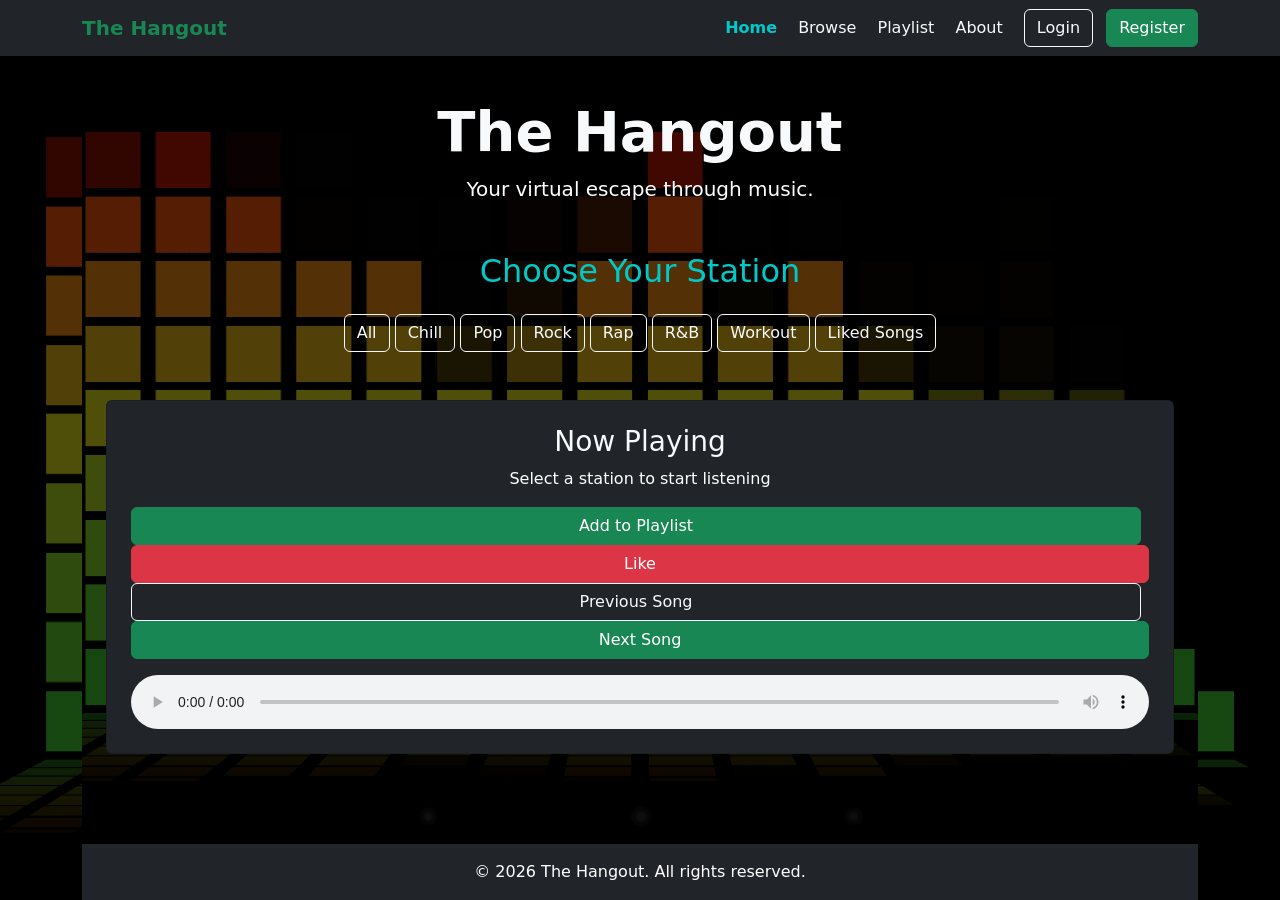
<file: index.html>
<!doctype html>
<html lang="en">
  <head>
    <meta charset="utf-8">
    <meta name="viewport" content="width=device-width, initial-scale=1">
    <title>The Hangout | Home</title>
    <!-- Bootstrap CSS -->
    <link href="https://cdn.jsdelivr.net/npm/bootstrap@5.3.8/dist/css/bootstrap.min.css" rel="stylesheet" integrity="sha384-sRIl4kxILFvY47J16cr9ZwB07vP4J8+LH7qKQnuqkuIAvNWLzeN8tE5YBujZqJLB" crossorigin="anonymous">
    <link rel = "stylesheet" href="style.css">
  </head>
  
  <body>
      <!-- NAVIGATION BAR -->
    <nav class="navbar navbar-expand-lg navbar-dark bg-dark">
      <div class="container">
        <a class="navbar-brand fw-bold text-success" href="index.html">The Hangout</a>
        
        <div>
            <a class ="nav-link d-inline text-light me-3 active-page"
            href="index.html">Home</a>

             <a class ="nav-link d-inline text-light me-3"
            href="browse.html">Browse</a>

             <a class ="nav-link d-inline text-light me-3"
            href="playlist.html">Playlist</a>

             <a class ="nav-link d-inline text-light me-3"
            href="about.html">About</a>

            
            <a href="login.html" id="authLink" class="btn btn-outline-light">Login</a>

             <a class ="btn btn-success ms-2"
            href="register.html">Register</a>   
        </div>
      </div>
    </nav>
    <!-- bg image -->
   <header class ="home-bg-img text-center text-light">
    <div class = "container">
    
     <!-- Big and bold -->
      <header class="home-bg-img text-center text-light">
    <div class="container">
    <h1 class = "display-4 fw-bold">The Hangout</h1>
     <p class = "lead">Your virtual escape through music.</p>
   
     <!-- Stations Section -->
    
   <section class="container text-center text-light my-5">

    <h2 class="mb-4">Choose Your Station</h2>

    <button class="btn btn-outline-light station-btn" data-category="all">
     All
    </button>
    <button class="btn btn-outline-light station-btn" data-category="chill">
        Chill
    </button>

    <button class="btn btn-outline-light station-btn" data-category="pop">
        Pop
    </button>

    <button class="btn btn-outline-light station-btn" data-category="rock">
        Rock
    </button>

    <button class="btn btn-outline-light station-btn" data-category="rap">
        Rap
    </button>

    <button class="btn btn-outline-light station-btn" data-category="r&b">
        R&B
    </button>

    <button class="btn btn-outline-light station-btn" data-category="workout">
        Workout
    </button>
    <button class="btn btn-outline-light station-btn" data-category="liked">
     Liked Songs
</button>


    <div class="card bg-dark text-light mt-5 p-4">

        <h3>Now Playing</h3>

        <p id="currentSong">
            Select a station to start listening 
        </p>
       <button class="btn btn-success me-2" id="addCurrentToPlaylist">
         Add to Playlist
      </button>

       <button class="btn btn-danger" id="likeCurrentSong">
           Like
       </button>


         <!-- previous and next song buttons -->
        <button id="previousButton" class="btn btn-outline-light me-2">
            Previous Song
        </button>

        <button id="nextButton" class="btn btn-success">
            Next Song
        </button>

        <audio id="audioPlayer" controls class="w-100 mt-3">
        </audio>

    </div>

</section>

     </div>
   </header>

  
   

       <!-- Footer -->

   <footer class ="bg-dark text-light text-center py-3 ">
    <p class = "mb-0">&copy; 2026 The Hangout. All rights reserved.</p>
    <!-- Bootstrap JS -->
    <script src="https://cdn.jsdelivr.net/npm/bootstrap@5.3.8/dist/js/bootstrap.bundle.min.js" integrity="sha384-FKyoEForCGlyvwx9Hj09JcYn3nv7wiPVlz7YYwJrWVcXK/BmnVDxM+D2scQbITxI" crossorigin="anonymous"></script>
    <script src ="script.js"></script>

    <script>
const authLink = document.getElementById("authLink");

// Check login state
if (localStorage.getItem("isLoggedIn") === "true") {
    authLink.textContent = "Logout";
    authLink.href = "#";

    authLink.addEventListener("click", function(e) {
        e.preventDefault();

        // Clear session
        localStorage.removeItem("isLoggedIn");
        localStorage.removeItem("loggedInUser");

        // Redirect to home/login
        window.location.href = "index.html";
    });
}
</script>
  </body>
</html>
</file>
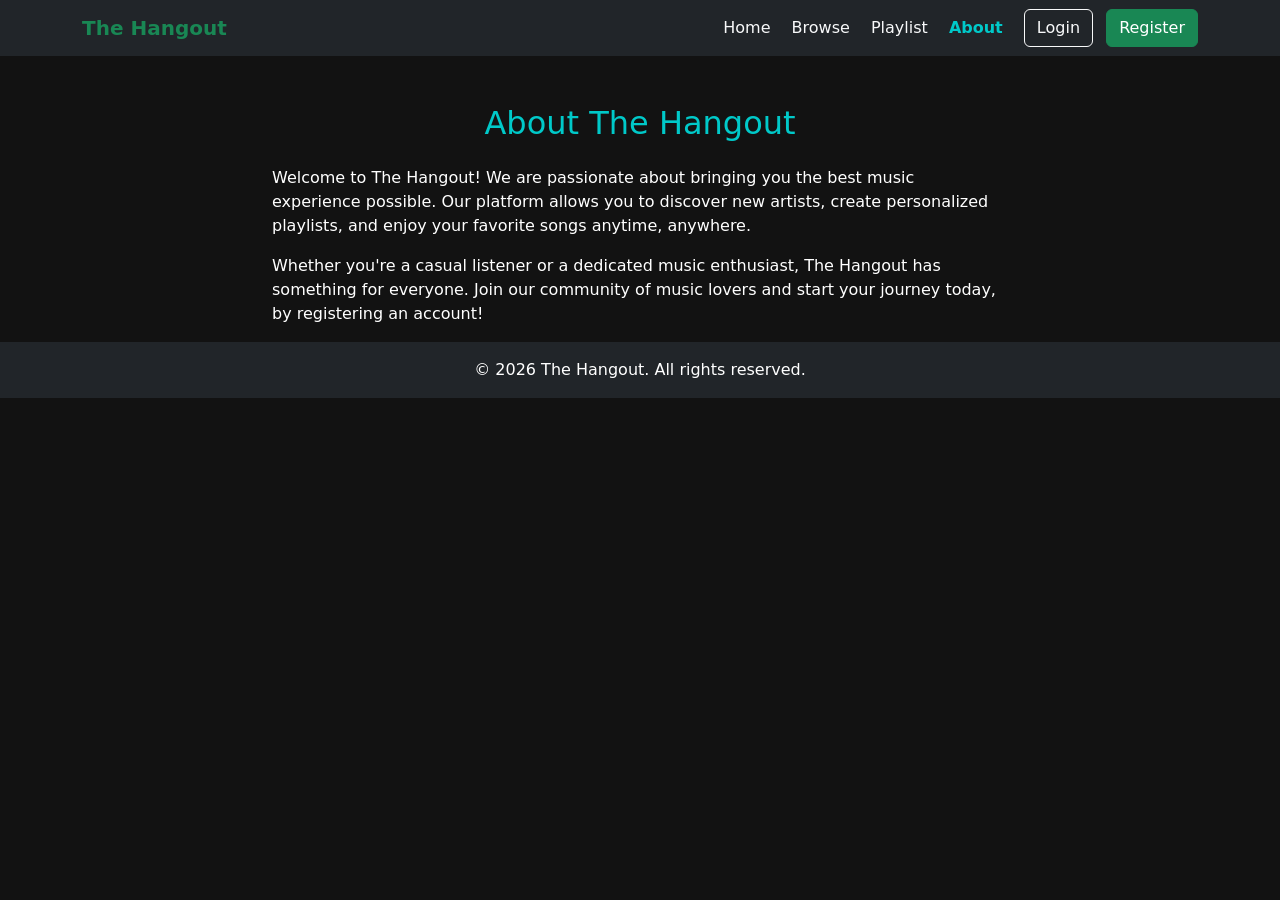
<file: about.html>
<!DOCTYPE html>
<html lang="en">
<head>
    <meta charset="UTF-8">
    <meta name="viewport" content="width=device-width, initial-scale=1.0">
    <title>The Hangout | About</title>
      <!-- Bootstrap CSS -->
    <link href="https://cdn.jsdelivr.net/npm/bootstrap@5.3.8/dist/css/bootstrap.min.css" rel="stylesheet" integrity="sha384-sRIl4kxILFvY47J16cr9ZwB07vP4J8+LH7qKQnuqkuIAvNWLzeN8tE5YBujZqJLB" crossorigin="anonymous">
    <link rel = "stylesheet" href="style.css">
</head>

<body class = "dark-page">
     <!-- NAVIGATION BAR -->
    <nav class="navbar navbar-expand-lg navbar-dark bg-dark">
      <div class="container">
        <a class="navbar-brand fw-bold text-success" href="index.html">The Hangout</a>
        
        <div>
            <a class ="nav-link d-inline text-light me-3"
            href="index.html">Home</a>

             <a class ="nav-link d-inline text-light me-3"
            href="browse.html">Browse</a>

             <a class ="nav-link d-inline text-light me-3"
            href="playlist.html">Playlist</a>

             <a class ="nav-link d-inline text-light me-3 active-page"
            href="about.html">About</a>

             <a href="login.html" id="authLink" class="btn btn-outline-light">Login</a>

             <a class ="btn btn-success ms-2"
            href="register.html">Register</a>   
        </div>
      </div>
    </nav>
    <!-- About Content-->
    <div class="container mt-5">
        <div class="row">
            <div class="col-md-8 mx-auto">
                <h2 class="text-center mb-4">About The Hangout</h2>
                <p>Welcome to The Hangout! We are passionate about bringing you the best music experience possible. Our platform allows you to discover new artists, create personalized playlists, and enjoy your favorite songs anytime, anywhere.</p>
                <p>Whether you're a casual listener or a dedicated music enthusiast, The Hangout has something for everyone. Join our community of music lovers and start your journey today, by registering an account!</p>
            </div>
        </div>
    </div>


      <!-- Footer -->

   <footer class ="bg-dark text-light text-center py-3 ">
    <p class = "mb-0">&copy; 2026 The Hangout. All rights reserved.</p>
    <!-- Bootstrap JS -->
    <script src="https://cdn.jsdelivr.net/npm/bootstrap@5.3.8/dist/js/bootstrap.bundle.min.js" integrity="sha384-FKyoEForCGlyvwx9Hj09JcYn3nv7wiPVlz7YYwJrWVcXK/BmnVDxM+D2scQbITxI" crossorigin="anonymous"></script>
    <script src ="script.js"></script>
    <script>
const authLink = document.getElementById("authLink");

// Check login state
if (localStorage.getItem("isLoggedIn") === "true") {
    authLink.textContent = "Logout";
    authLink.href = "#";

    authLink.addEventListener("click", function(e) {
        e.preventDefault();

        // Clear session
        localStorage.removeItem("isLoggedIn");
        localStorage.removeItem("loggedInUser");

        // Redirect to home/login
        window.location.href = "index.html";
    });
}
</script>
</body>
</html>
</file>
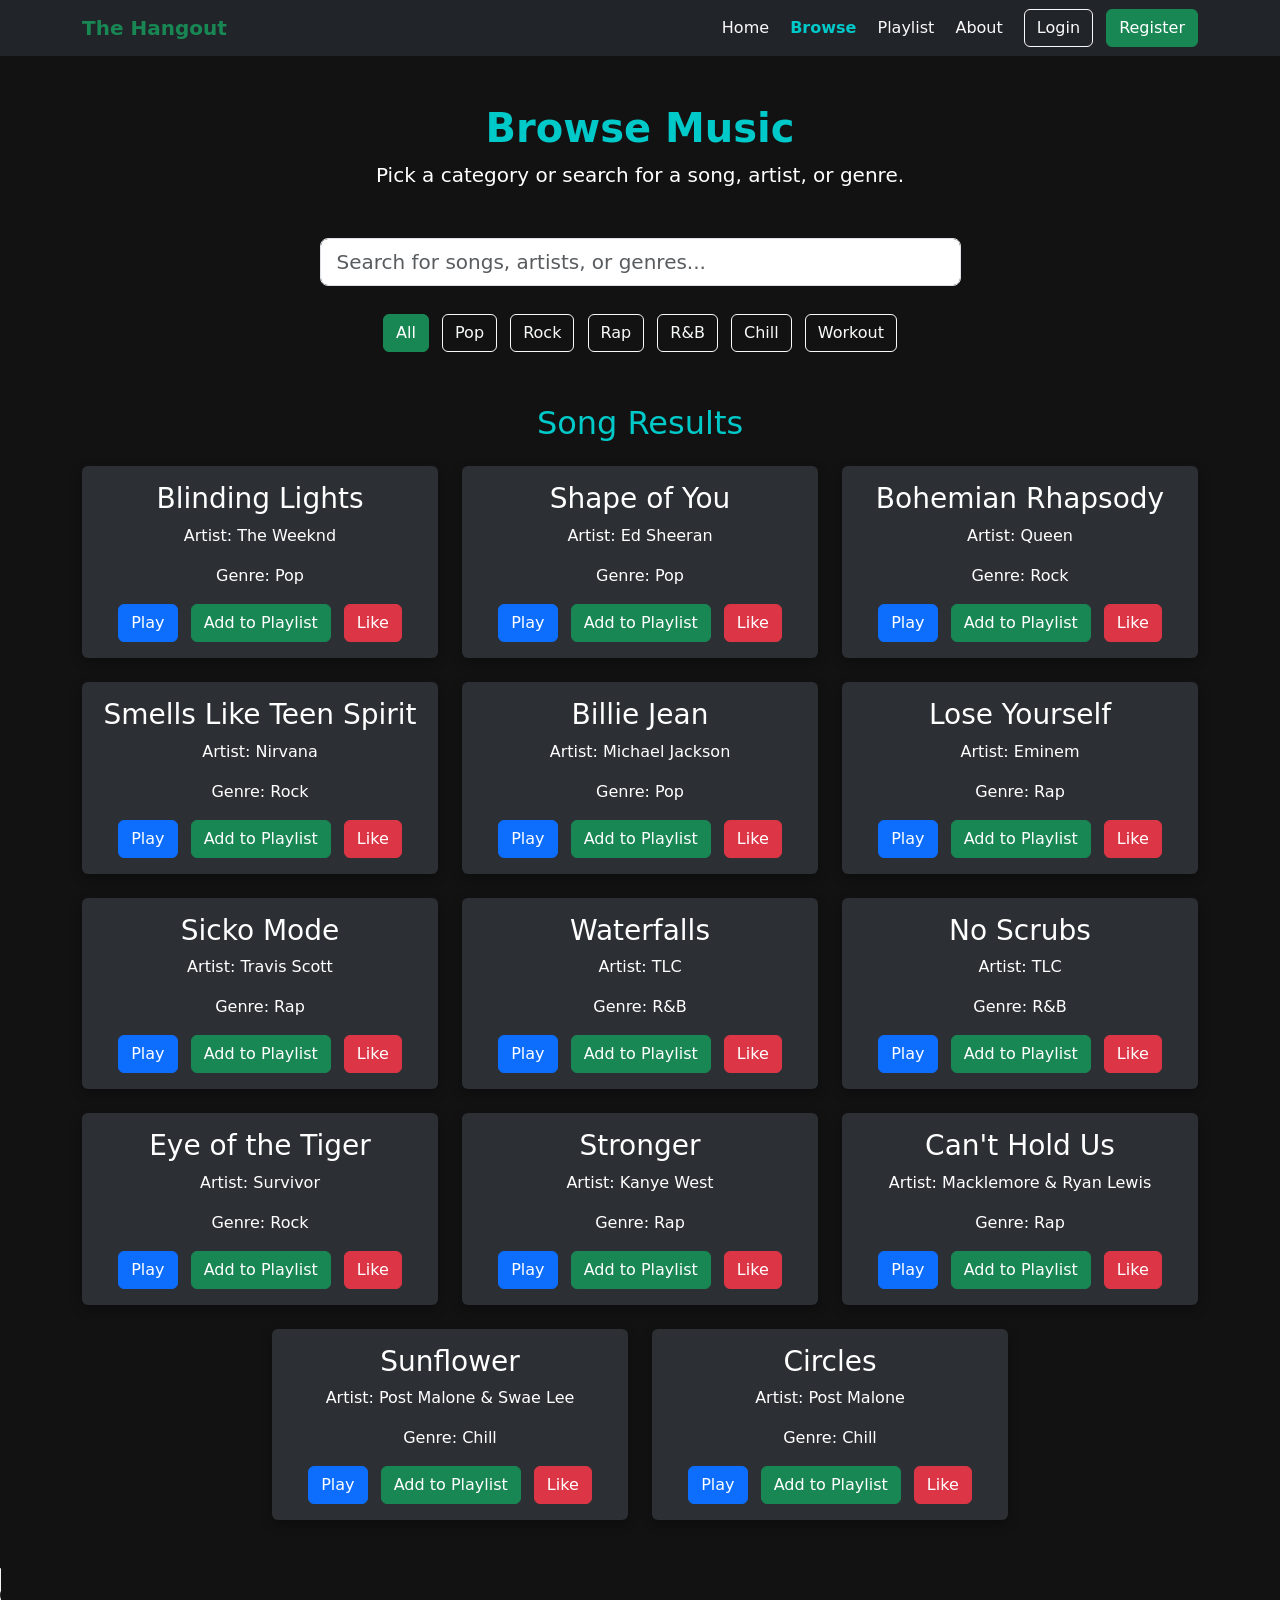
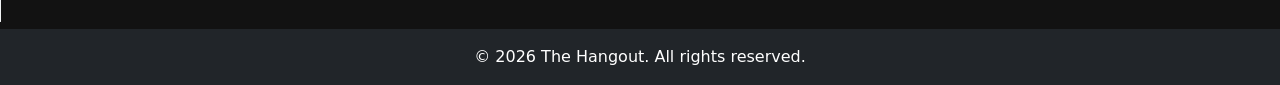
<file: browse.html>
<!DOCTYPE html>
<html lang="en">
<head>
    <meta charset="UTF-8">
    <meta name="viewport" content="width=device-width, initial-scale=1.0">
    <title>The Hangout | Browse</title>

    <!-- Bootstrap CSS -->
    <link href="https://cdn.jsdelivr.net/npm/bootstrap@5.3.8/dist/css/bootstrap.min.css" rel="stylesheet" integrity="sha384-sRIl4kxILFvY47J16cr9ZwB07vP4J8+LH7qKQnuqkuIAvNWLzeN8tE5YBujZqJLB" crossorigin="anonymous">
    <link rel = "stylesheet" href="style.css">
</head>

<body class = "dark-page">
      <!-- NAVIGATION BAR -->
    <nav class="navbar navbar-expand-lg navbar-dark bg-dark">
      <div class="container">
        <a class="navbar-brand fw-bold text-success" href="index.html">The Hangout</a>
        
        <div>
            <a class ="nav-link d-inline text-light me-3"
            href="index.html">Home</a>

             <a class ="nav-link d-inline text-light me-3 active-page"
            href="browse.html">Browse</a>

             <a class ="nav-link d-inline text-light me-3"
            href="playlist.html">Playlist</a>

             <a class ="nav-link d-inline text-light me-3"
            href="about.html">About</a>

            <a href="login.html" id="authLink" class="btn btn-outline-light">Login</a>

             <a class ="btn btn-success ms-2"
            href="register.html">Register</a>   
        </div>
      </div>
    </nav>

      <!-- Main Content -->
       <main class = "container my-5 text-light">

       <section class = "text-center mb-5">
       <h1 class ="fw-bold">Browse Music</h1>
       <p class ="lead">Pick a category or search for a song, artist, or genre.</p>
       </section>

        <!-- Search Bar -->
         <section class = "row justify-content-center mb-4">
            <div class ="col-md-7">
                <input type="text"
                id="searchInput"
                class ="form-control form-control-lg"
                placeholder="Search for songs, artists, or genres...">
            </div>
         </section>

          <!-- Categories -->
           <section class ="text-center mb-5">

         <button class ="btn btn-success m-1 category-btn"
           data-category="all">All</button>

           <button class ="btn btn-outline-light m-1 category-btn"
           data-category="pop">Pop</button>
               
           <button class ="btn btn-outline-light m-1 category-btn"
           data-category="rock">Rock</button>
           
           

           <button class ="btn btn-outline-light m-1 category-btn"
           data-category="rap">Rap</button>

           <button class ="btn btn-outline-light m-1 category-btn"
           data-category="r&b">R&B</button>

            <button class ="btn btn-outline-light m-1 category-btn"
           data-category="chill">Chill</button>

            <button class ="btn btn-outline-light m-1 category-btn"
           data-category="workout">Workout</button>
        </section>

          <!-- Song Cards-->
           <section>
<h2 class = "text-center mb-4">Song Results</h2>

<div id = "songList" class = "row g-4 justify-content-center">


    </div>


           </section>
        </main>

<audio id="audioPlayer" controls></audio>
         <!-- Footer -->

   <footer class ="bg-dark text-light text-center py-3 ">
    <p class = "mb-0">&copy; 2026 The Hangout. All rights reserved.</p>

      <!-- Bootstrap JS -->
    <script src="https://cdn.jsdelivr.net/npm/bootstrap@5.3.8/dist/js/bootstrap.bundle.min.js" integrity="sha384-FKyoEForCGlyvwx9Hj09JcYn3nv7wiPVlz7YYwJrWVcXK/BmnVDxM+D2scQbITxI" crossorigin="anonymous"></script>
    <script src ="script.js"></script>

<script>
const authLink = document.getElementById("authLink");

// Check login state
if (localStorage.getItem("isLoggedIn") === "true") {
    authLink.textContent = "Logout";
    authLink.href = "#";

    authLink.addEventListener("click", function(e) {
        e.preventDefault();

        // Clear session
        localStorage.removeItem("isLoggedIn");
        localStorage.removeItem("loggedInUser");

        // Redirect to home/login
        window.location.href = "index.html";
    });
}
</script>



  
   
</body>
</html>
</file>
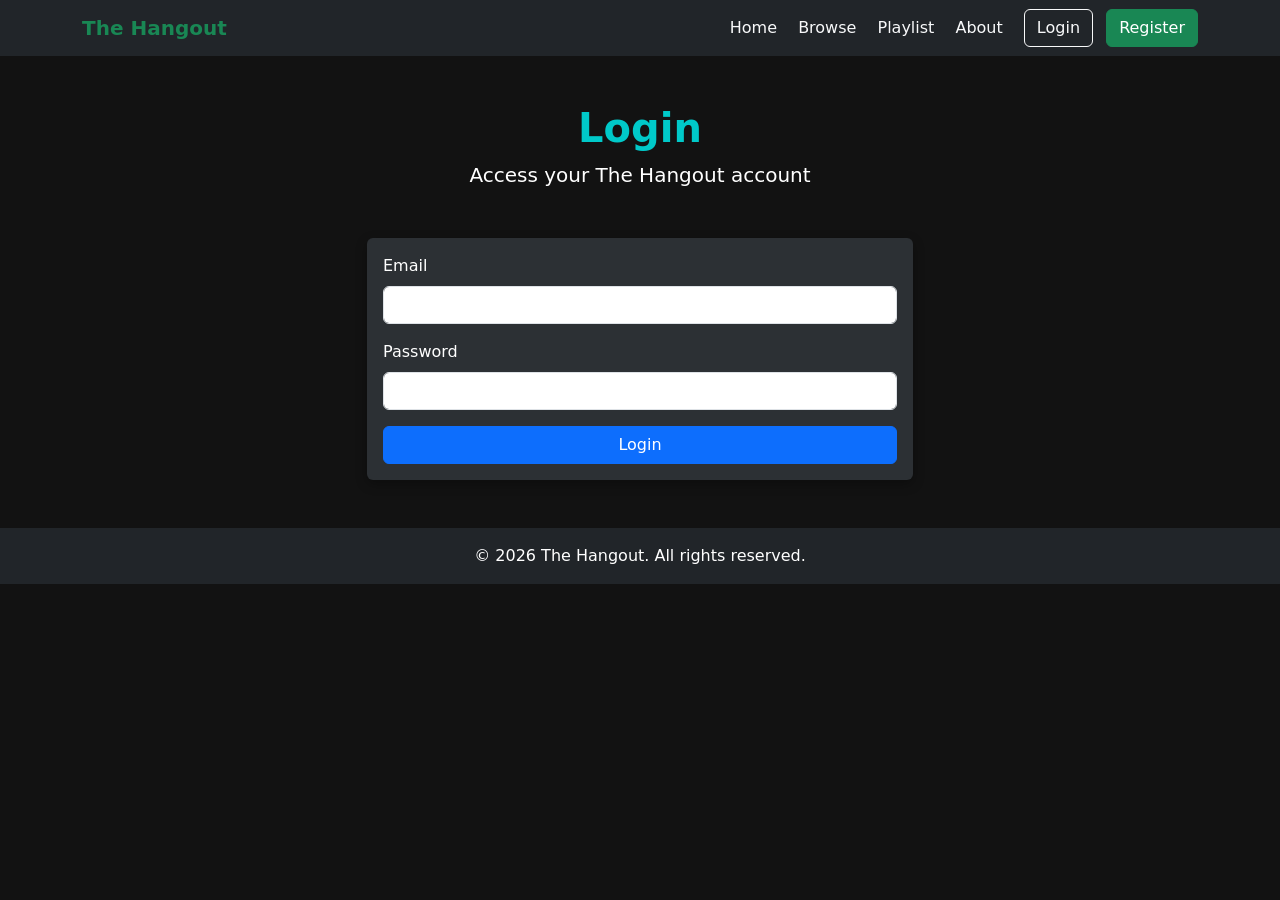
<file: login.html>
<!DOCTYPE html>
<html lang="en">
<head>
    <meta charset="UTF-8">
    <meta name="viewport" content="width=device-width, initial-scale=1.0">
    <title>The Hangout | Login</title>
     <!-- Bootstrap CSS -->
    <link href="https://cdn.jsdelivr.net/npm/bootstrap@5.3.8/dist/css/bootstrap.min.css" rel="stylesheet" integrity="sha384-sRIl4kxILFvY47J16cr9ZwB07vP4J8+LH7qKQnuqkuIAvNWLzeN8tE5YBujZqJLB" crossorigin="anonymous">
    <link rel = "stylesheet" href="style.css">
</head>

<body class = "dark-page">

    <!-- NAVIGATION BAR -->
    <nav class="navbar navbar-expand-lg navbar-dark bg-dark">
      <div class="container">
        <a class="navbar-brand fw-bold text-success" href="index.html">The Hangout</a>
        
        <div>
            <a class ="nav-link d-inline text-light me-3"
            href="index.html">Home</a>

             <a class ="nav-link d-inline text-light me-3"
            href="browse.html">Browse</a>

             <a class ="nav-link d-inline text-light me-3"
            href="playlist.html">Playlist</a>

             <a class ="nav-link d-inline text-light me-3"
            href="about.html">About</a>

            <a href="login.html" id="authLink" class="btn btn-outline-light">Login</a>

             <a class ="btn btn-success ms-2 "
            href="register.html">Register</a>   
        </div>
      </div>
    </nav>

    <!-- Login Form -->
<main class="container my-5 text-light">
    <section class="text-center mb-5">
        <h1 class="fw-bold">Login</h1>
        <p class="lead">Access your The Hangout account</p>
    </section>

    <section class="row justify-content-center">
        <div class="col-md-6">
            <div class="card song-card">
                <div class="card-body">

                    <form id="loginForm" novalidate>

                        <!-- Email -->
                        <div class="mb-3">
                            <label for="loginEmail" class="form-label">Email</label>
                            <input type="email" class="form-control" id="loginEmail" required>
                            <div class="invalid-feedback">
                                Please enter a valid email.
                            </div>
                        </div>

                        <!-- Password -->
                        <div class="mb-3">
                            <label for="loginPassword" class="form-label">Password</label>
                            <input type="password" class="form-control" id="loginPassword" required>
                            <div class="invalid-feedback">
                                Password is required.
                            </div>
                        </div>

                        <!-- Error Message -->
                        <div id="loginError" class="alert alert-danger d-none">
                            Invalid email or password.
                        </div>

                        <!-- Success Message -->
                        <div id="loginSuccess" class="alert alert-success d-none">
                            Login successful! Redirecting...
                        </div>

                        <!-- Button -->
                        <button type="submit" class="btn btn-primary w-100">Login</button>

                    </form>

                </div>
            </div>
        </div>
    </section>
</main>

<script>
document.getElementById("loginForm").addEventListener("submit", function(e) {
    e.preventDefault();

    let isValid = true;

    const email = document.getElementById("loginEmail");
    const password = document.getElementById("loginPassword");
    const errorMsg = document.getElementById("loginError");
    const successMsg = document.getElementById("loginSuccess");

    // Reset states
    document.querySelectorAll(".form-control").forEach(input => {
        input.classList.remove("is-invalid");
    });
    errorMsg.classList.add("d-none");
    successMsg.classList.add("d-none");

    // Basic validation
    if (!email.checkValidity()) {
        email.classList.add("is-invalid");
        isValid = false;
    }

    if (password.value.trim() === "") {
        password.classList.add("is-invalid");
        isValid = false;
    }

    if (!isValid) return;

    // Get stored users from register page
    const users = JSON.parse(localStorage.getItem("users")) || [];

    // Check credentials
    const storedUser = users.find(user =>
        user.email === email.value &&
        user.password === password.value
    );
    if (storedUser) {
        // Successful login

    // Mark user as logged in
    localStorage.setItem("isLoggedIn", "true");
    localStorage.setItem("loggedInUser", storedUser.username);

    successMsg.classList.remove("d-none");

    setTimeout(() => {
        window.location.href = "index.html";
    }, 1500);

} else {
    errorMsg.classList.remove("d-none");
}

});
</script>
        


         <!-- Footer -->

   <footer class ="bg-dark text-light text-center py-3 ">
    <p class = "mb-0">&copy; 2026 The Hangout. All rights reserved.</p>
    <!-- Bootstrap JS -->
    <script src="https://cdn.jsdelivr.net/npm/bootstrap@5.3.8/dist/js/bootstrap.bundle.min.js" integrity="sha384-FKyoEForCGlyvwx9Hj09JcYn3nv7wiPVlz7YYwJrWVcXK/BmnVDxM+D2scQbITxI" crossorigin="anonymous"></script>
    <script src ="script.js"></script>

    <script>
const authLink = document.getElementById("authLink");

// Check login state
if (localStorage.getItem("isLoggedIn") === "true") {
    authLink.textContent = "Logout";
    authLink.href = "#";

    authLink.addEventListener("click", function(e) {
        e.preventDefault();

        // Clear session
        localStorage.removeItem("isLoggedIn");
        localStorage.removeItem("loggedInUser");

        // Redirect to home/login
        window.location.href = "index.html";
    });
}
</script>
    
</body>
</html>
</file>
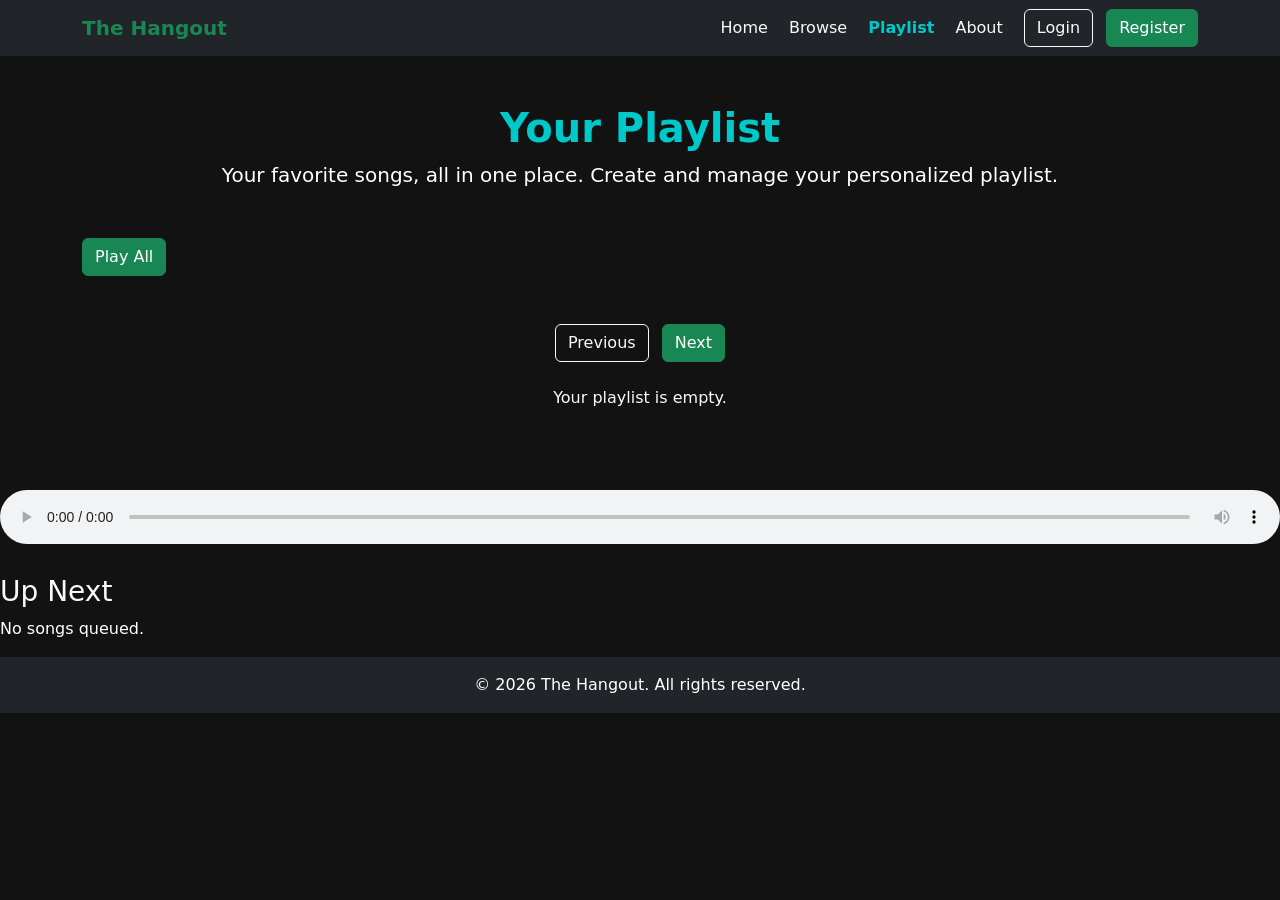
<file: playlist.html>
<!DOCTYPE html>
<html lang="en">
<head>
    <meta charset="UTF-8">
    <meta name="viewport" content="width=device-width, initial-scale=1.0">
    <title>The Hangout | Playlist</title>
     <!-- Bootstrap CSS -->
    <link href="https://cdn.jsdelivr.net/npm/bootstrap@5.3.8/dist/css/bootstrap.min.css" rel="stylesheet" integrity="sha384-sRIl4kxILFvY47J16cr9ZwB07vP4J8+LH7qKQnuqkuIAvNWLzeN8tE5YBujZqJLB" crossorigin="anonymous">
    <link rel = "stylesheet" href="style.css">
</head>

<body class = "dark-page">

    <!-- NAVIGATION BAR -->
    <nav class="navbar navbar-expand-lg navbar-dark bg-dark">
      <div class="container">
        <a class="navbar-brand fw-bold text-success" href="index.html">The Hangout</a>
        
        <div>
            <a class ="nav-link d-inline text-light me-3"
            href="index.html">Home</a>

             <a class ="nav-link d-inline text-light me-3"
            href="browse.html">Browse</a>

             <a class ="nav-link d-inline text-light me-3 active-page"
            href="playlist.html">Playlist</a>

             <a class ="nav-link d-inline text-light me-3"
            href="about.html">About</a>

           <a href="login.html" id="authLink" class="btn btn-outline-light">Login</a>

             <a class ="btn btn-success ms-2"
            href="register.html">Register</a>   
        </div>
      </div>
    </nav>

    <!-- Playlist content-->
    <main class = "container my-5 text-light">
        <section class = "text-center mb-5">
            <h1 class ="fw-bold">Your Playlist</h1>
            <p class ="lead">Your favorite songs, all in one place. Create and manage your personalized playlist.</p>
        </section>
       <button class="btn btn-success mb-4" id="playAllButton">
         Play All
         </button>
<h3 id="currentSong" class="text-center mb-4"></h3>

<div class="text-center mb-4">

    <button class="btn btn-outline-light me-2" id="previousButton">
        Previous
    </button>

    <button class="btn btn-success" id="nextButton">
        Next
    </button>

</div>

<div id ="playlistList" class ="row g-4 justify-content-center"></div>

        
        
    </main>
    <audio id="audioPlayer" controls class="w-100 mt-3">
        </audio>
        <div class="mt-4 text-light">
    <h3>Up Next</h3>

    <div id="queueList">
        <p>No songs queued.</p>
    </div>
</div>

        <!-- Footer -->

   <footer class ="bg-dark text-light text-center py-3 ">
    <p class = "mb-0">&copy; 2026 The Hangout. All rights reserved.</p>
    <!-- Bootstrap JS -->
    <script src="https://cdn.jsdelivr.net/npm/bootstrap@5.3.8/dist/js/bootstrap.bundle.min.js" integrity="sha384-FKyoEForCGlyvwx9Hj09JcYn3nv7wiPVlz7YYwJrWVcXK/BmnVDxM+D2scQbITxI" crossorigin="anonymous"></script>
    <script src ="script.js"></script>

    <script>
const authLink = document.getElementById("authLink");

// Check login state
if (localStorage.getItem("isLoggedIn") === "true") {
    authLink.textContent = "Logout";
    authLink.href = "#";

    authLink.addEventListener("click", function(e) {
        e.preventDefault();

        // Clear session
        localStorage.removeItem("isLoggedIn");
        localStorage.removeItem("loggedInUser");

        // Redirect to home/login
        window.location.href = "index.html";
    });
}
</script>
    
</body>
</html>
</file>
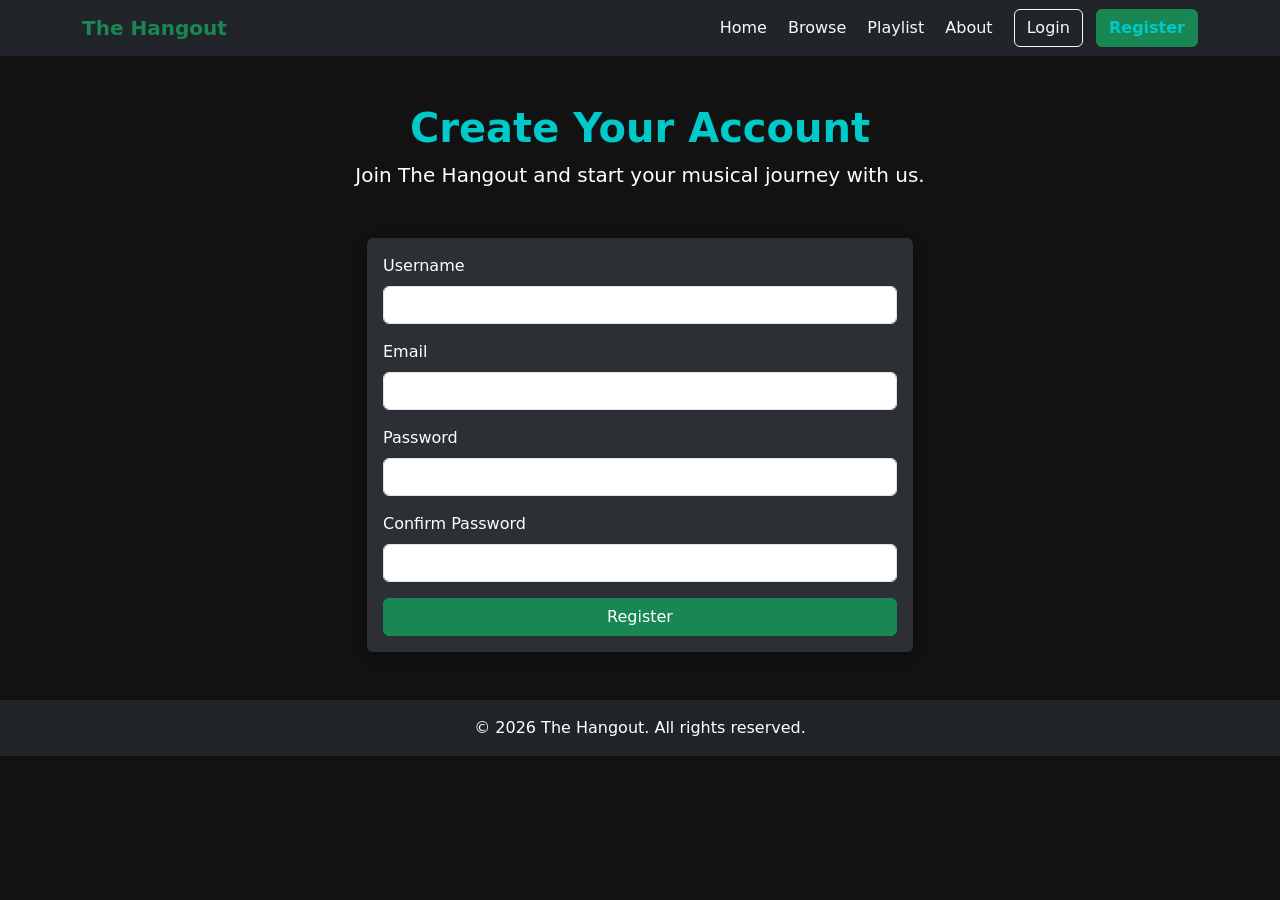
<file: register.html>
<!DOCTYPE html>
<html lang="en">
<head>
    <meta charset="UTF-8">
    <meta name="viewport" content="width=device-width, initial-scale=1.0">
    <title>The Hangout | Register</title>
     <!-- Bootstrap CSS -->
    <link href="https://cdn.jsdelivr.net/npm/bootstrap@5.3.8/dist/css/bootstrap.min.css" rel="stylesheet" integrity="sha384-sRIl4kxILFvY47J16cr9ZwB07vP4J8+LH7qKQnuqkuIAvNWLzeN8tE5YBujZqJLB" crossorigin="anonymous">
    <link rel = "stylesheet" href="style.css">
</head>

<body class = "dark-page">

    <!-- NAVIGATION BAR -->
    <nav class="navbar navbar-expand-lg navbar-dark bg-dark">
      <div class="container">
        <a class="navbar-brand fw-bold text-success" href="index.html">The Hangout</a>
        
        <div>
            <a class ="nav-link d-inline text-light me-3"
            href="index.html">Home</a>

             <a class ="nav-link d-inline text-light me-3"
            href="browse.html">Browse</a>

             <a class ="nav-link d-inline text-light me-3"
            href="playlist.html">Playlist</a>

             <a class ="nav-link d-inline text-light me-3"
            href="about.html">About</a>

        <a href="login.html" id="authLink" class="btn btn-outline-light">Login</a>

             <a class ="btn btn-success ms-2 active-page"
            href="register.html">Register</a>   
        </div>
      </div>
    </nav>

   <!-- Registration Form -->
<main class="container my-5 text-light">
    <section class="text-center mb-5">
        <h1 class="fw-bold">Create Your Account</h1>
        <p class="lead">Join The Hangout and start your musical journey with us.</p>
    </section>

    <section class="row justify-content-center">
        <div class="col-md-6">
            <div class="card song-card">
                <div class="card-body">

                    <form id="registerForm" novalidate>
                        
                        <!-- Username -->
                        <div class="mb-3">
                            <label for="username" class="form-label">Username</label>
                            <input type="text" class="form-control" id="username" required minlength="3">
                            <div class="invalid-feedback">
                                Username must be at least 3 characters.
                            </div>
                        </div>

                        <!-- Email -->
                        <div class="mb-3">
                            <label for="email" class="form-label">Email</label>
                            <input type="email" class="form-control" id="email" required>
                            <div class="invalid-feedback">
                                Please enter a valid email address.
                            </div>
                        </div>

                        <!-- Password -->
                        <div class="mb-3">
                            <label for="password" class="form-label">Password</label>
                            <input type="password" class="form-control" id="password" required minlength="6">
                            <div class="invalid-feedback">
                                Password must be at least 6 characters.
                            </div>
                        </div>

                        <!-- Confirm Password -->
                        <div class="mb-3">
                            <label for="confirmPassword" class="form-label">Confirm Password</label>
                            <input type="password" class="form-control" id="confirmPassword" required>
                            <div id="passwordError" class="text-danger mt-1 d-none">
                                Passwords do not match.
                            </div>
                        </div>

                        <!-- Button -->
                        <button type="submit" class="btn btn-success w-100">Register</button>

                        <!-- Success Message -->
                        <div id="registerSuccess" class="alert alert-success mt-3 d-none">
                            Registration successful! You can now <a href="login.html">login</a>.
                        </div>

                    </form>

                </div>
            </div>
        </div>
    </section>
</main>

<script>
    
document.getElementById("registerForm").addEventListener("submit", function(e) {
    e.preventDefault();

    let isValid = true;

    const username = document.getElementById("username");
    const email = document.getElementById("email");
    const password = document.getElementById("password");
    const confirmPassword = document.getElementById("confirmPassword");
    const passwordError = document.getElementById("passwordError");
    const successMessage = document.getElementById("registerSuccess");

    // Reset states 
    document.querySelectorAll(".form-control").forEach(input => {
        input.classList.remove("is-invalid");
    });
    passwordError.classList.add("d-none");
    successMessage.classList.add("d-none");

    // Username validation
    if (username.value.trim().length < 3) {
        username.classList.add("is-invalid");
        isValid = false;
    }

    // Email validation
    if (!email.checkValidity()) {
        email.classList.add("is-invalid");
        isValid = false;
    }

    // Password validation
    if (password.value.length < 6) {
        password.classList.add("is-invalid");
        isValid = false;
    }

    // Confirm password match
    if (password.value !== confirmPassword.value) {
        passwordError.classList.remove("d-none");
        confirmPassword.classList.add("is-invalid");
        isValid = false;
    }
   
    if (!isValid) {
    return;
}

let users = JSON.parse(localStorage.getItem("users")) || [];

const existingUser = users.find(user =>
    user.username === username.value ||
    user.email === email.value
);

if (existingUser) {
    alert("Username or email already exists.");
    return;
}

// Everything is valid, continue registration

   // save user data to localstorage
const user = {
    username: username.value,
    email: email.value,
    password: password.value
};

users.push(user);

localStorage.setItem("users", JSON.stringify(users));

// Show success message
successMessage.classList.remove("d-none");

// Reset form
document.getElementById("registerForm").reset();

// Redirect to login after 1.5 seconds
setTimeout(() => {
    window.location.href = "login.html";
}, 1500);

});
</script>
<script>

if (localStorage.getItem("isLoggedIn") === "true") {
    window.location.href = "index.html";
}



</script>
    <!-- Footer -->

   <footer class ="bg-dark text-light text-center py-3 ">
    <p class = "mb-0">&copy; 2026 The Hangout. All rights reserved.</p>
    <!-- Bootstrap JS -->
    <script src="https://cdn.jsdelivr.net/npm/bootstrap@5.3.8/dist/js/bootstrap.bundle.min.js" integrity="sha384-FKyoEForCGlyvwx9Hj09JcYn3nv7wiPVlz7YYwJrWVcXK/BmnVDxM+D2scQbITxI" crossorigin="anonymous"></script>
    <script src ="script.js"></script>
               <script>
const authLink = document.getElementById("authLink");

// Check login state
if (localStorage.getItem("isLoggedIn") === "true") {
    authLink.textContent = "Logout";
    authLink.href = "#";

    authLink.addEventListener("click", function(e) {
        e.preventDefault();

        // Clear session
        localStorage.removeItem("isLoggedIn");
        localStorage.removeItem("loggedInUser");

        // Redirect to home/login
        window.location.href = "index.html";
    });
}
</script>
    
</body>
</html>
</file>
<file: style.css>
html,body
{
    margin: 0;
    padding: 0;
    
}

.home-bg-img
{
    background-image: linear-gradient(
        rgba(0,0,0,0.65),
          rgba(0,0,0,0.65)
    ),
    url("images/visualizer.png");

    background-size: cover;
    background-position: center;
    background-repeat: no-repeat;


    min-height: calc(100vh - 112px);
    display:flex;
    align-items: center;
    justify-content: center;
}
.nav-link:hover
{
    color: #00c9c9 !important;
}
.active-page
{
    color: #00c9c9 !important;
    font-weight: bold;
}
.song-card
{
    background-color: #2c3034;
    color: white;
    border: none;
    box-shadow: 0 4px 12px rgba(0, 0, 0, 0.3);
}
.song-card:hover
{
    transform: scale(1.02);
    transition: 0.2s;
}
.dark-page
{
    background-color: #121212;
    min-height: 100vh;
}
main h1{
    color: #00c9c9;
}

h2{
    color: #00c9c9;
}

p{
    color: white;
}
</file>
